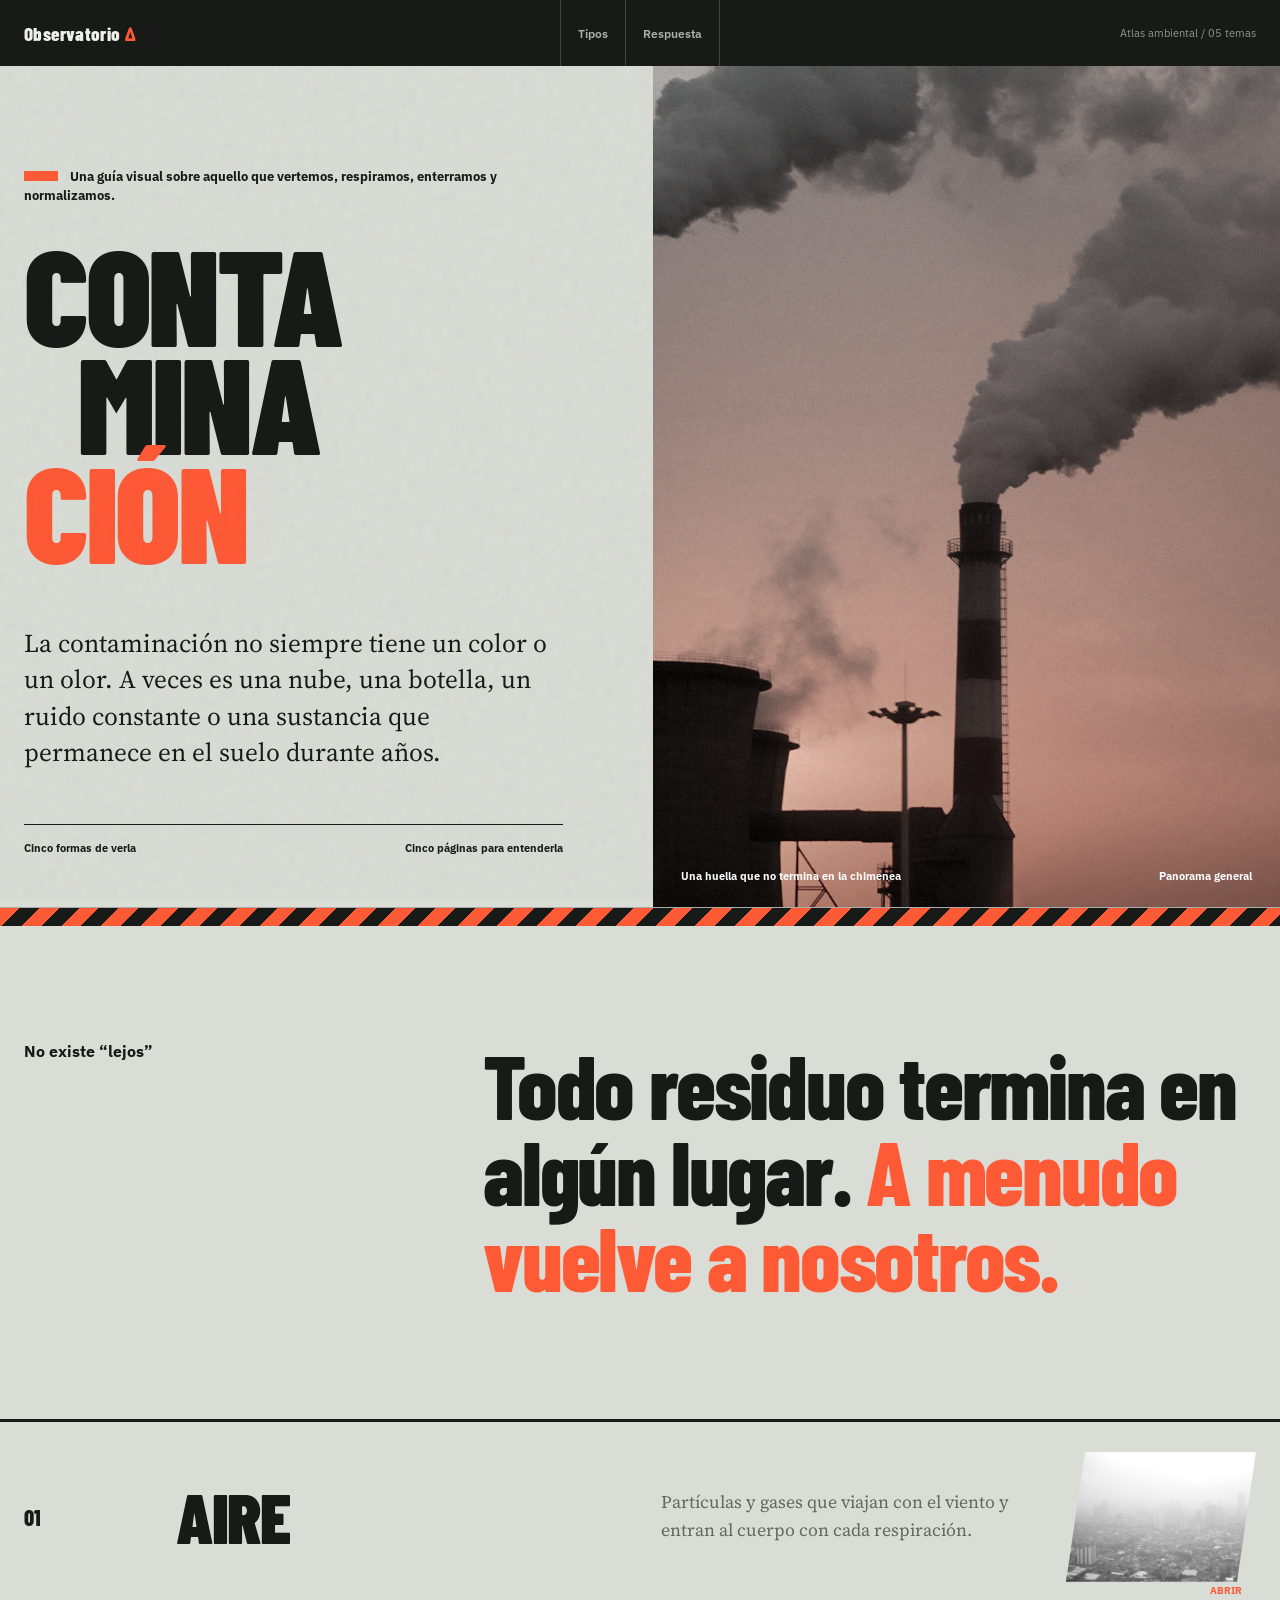
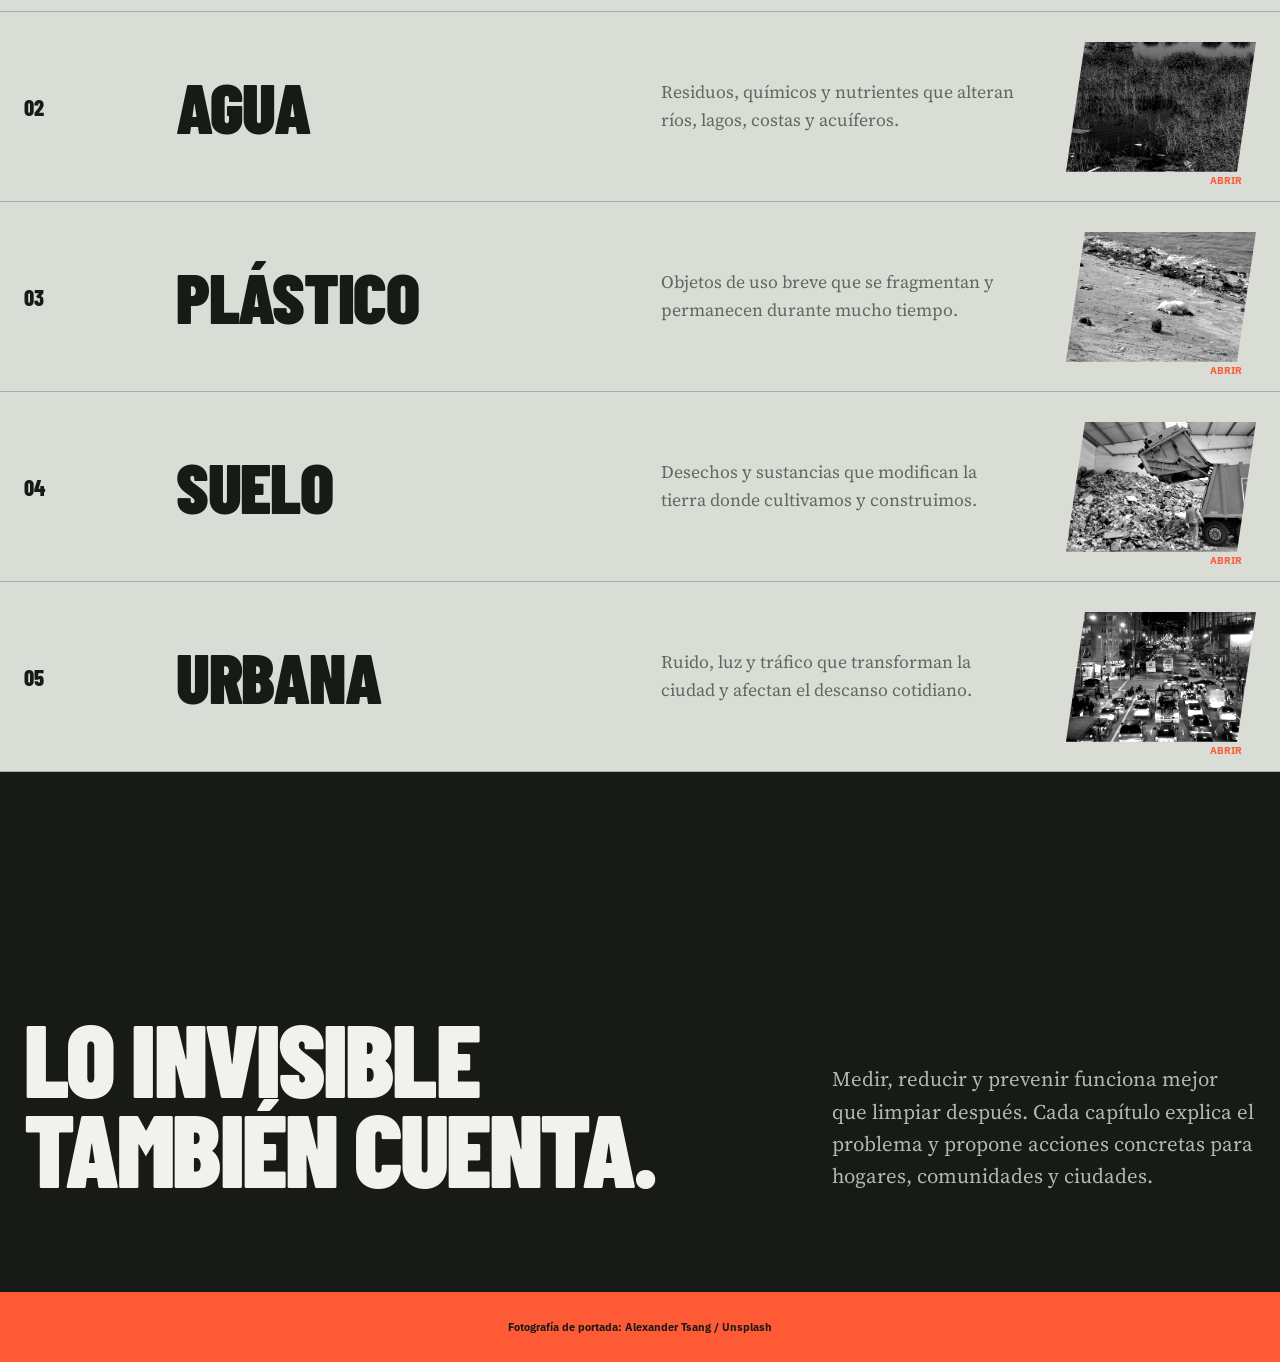
<file: index.html>
<!doctype html>
<html lang="es"><head><meta charset="utf-8"><meta name="viewport" content="width=device-width,initial-scale=1"><meta name="description" content="Atlas visual de cinco formas de contaminación y cómo reducirlas."><title>Contaminación — Lo que dejamos detrás</title><link rel="preconnect" href="https://fonts.googleapis.com"><link rel="preconnect" href="https://fonts.gstatic.com" crossorigin><link href="https://fonts.googleapis.com/css2?family=Barlow+Condensed:wght@700;800;900&family=IBM+Plex+Sans:wght@400;600;700&family=Source+Serif+4:opsz,wght@8..60,400;8..60,600&display=swap" rel="stylesheet"><link rel="stylesheet" href="estilos.css"></head>
<body><div class="progress" aria-hidden="true"></div>
<header class="topbar"><div class="topbar-inner"><a class="brand" href="index.html">Observatorio <i>∆</i></a><nav class="topnav"><a href="#tipos">Tipos</a><a href="#respuesta">Respuesta</a></nav><span class="edition">Atlas ambiental / 05 temas</span></div></header>
<main>
<section class="home-hero"><div class="home-copy"><div><p class="kicker">Una guía visual sobre aquello que vertemos, respiramos, enterramos y normalizamos.</p><h1 class="home-title"><span>Conta</span><span>mina</span><span>ción</span></h1><p class="home-intro">La contaminación no siempre tiene un color o un olor. A veces es una nube, una botella, un ruido constante o una sustancia que permanece en el suelo durante años.</p></div><div class="home-meta"><span>Cinco formas de verla</span><span>Cinco páginas para entenderla</span></div></div><figure class="home-image"><img src="assets/portada.jpg" alt="Instalación industrial liberando humo a la atmósfera"><figcaption><span>Una huella que no termina en la chimenea</span><span>Panorama general</span></figcaption></figure></section>
<div class="warning-strip" aria-hidden="true"></div>
<section class="manifesto"><p class="manifesto-label">No existe “lejos”</p><h2>Todo residuo termina en algún lugar. <strong>A menudo vuelve a nosotros.</strong></h2></section>
<section class="topics" id="tipos" aria-label="Tipos de contaminación">
  <a class="topic-link" href="aire.html"><span class="topic-index">01</span><h3>Aire</h3><p>Partículas y gases que viajan con el viento y entran al cuerpo con cada respiración.</p><span class="topic-thumb"><img src="assets/aire.jpg" alt="Smog sobre una ciudad"></span></a>
  <a class="topic-link water" href="agua.html"><span class="topic-index">02</span><h3>Agua</h3><p>Residuos, químicos y nutrientes que alteran ríos, lagos, costas y acuíferos.</p><span class="topic-thumb"><img src="assets/agua.jpg" alt="Residuos contaminando un cuerpo de agua"></span></a>
  <a class="topic-link plastic" href="plastico.html"><span class="topic-index">03</span><h3>Plástico</h3><p>Objetos de uso breve que se fragmentan y permanecen durante mucho tiempo.</p><span class="topic-thumb"><img src="assets/plastico.jpg" alt="Plástico acumulado en una playa"></span></a>
  <a class="topic-link soil" href="suelo.html"><span class="topic-index">04</span><h3>Suelo</h3><p>Desechos y sustancias que modifican la tierra donde cultivamos y construimos.</p><span class="topic-thumb"><img src="assets/suelo.jpg" alt="Acumulación de residuos en un vertedero"></span></a>
  <a class="topic-link urban" href="urbana.html"><span class="topic-index">05</span><h3>Urbana</h3><p>Ruido, luz y tráfico que transforman la ciudad y afectan el descanso cotidiano.</p><span class="topic-thumb"><img src="assets/urbana.jpg" alt="Tráfico intenso durante la noche"></span></a>
</section>
<section class="closing" id="respuesta"><div class="closing-inner"><h2>Lo invisible también cuenta.</h2><p>Medir, reducir y prevenir funciona mejor que limpiar después. Cada capítulo explica el problema y propone acciones concretas para hogares, comunidades y ciudades.</p></div></section>
</main><footer class="footer">Fotografía de portada: Alexander Tsang / Unsplash</footer><script src="app.js"></script></body></html>
</file>
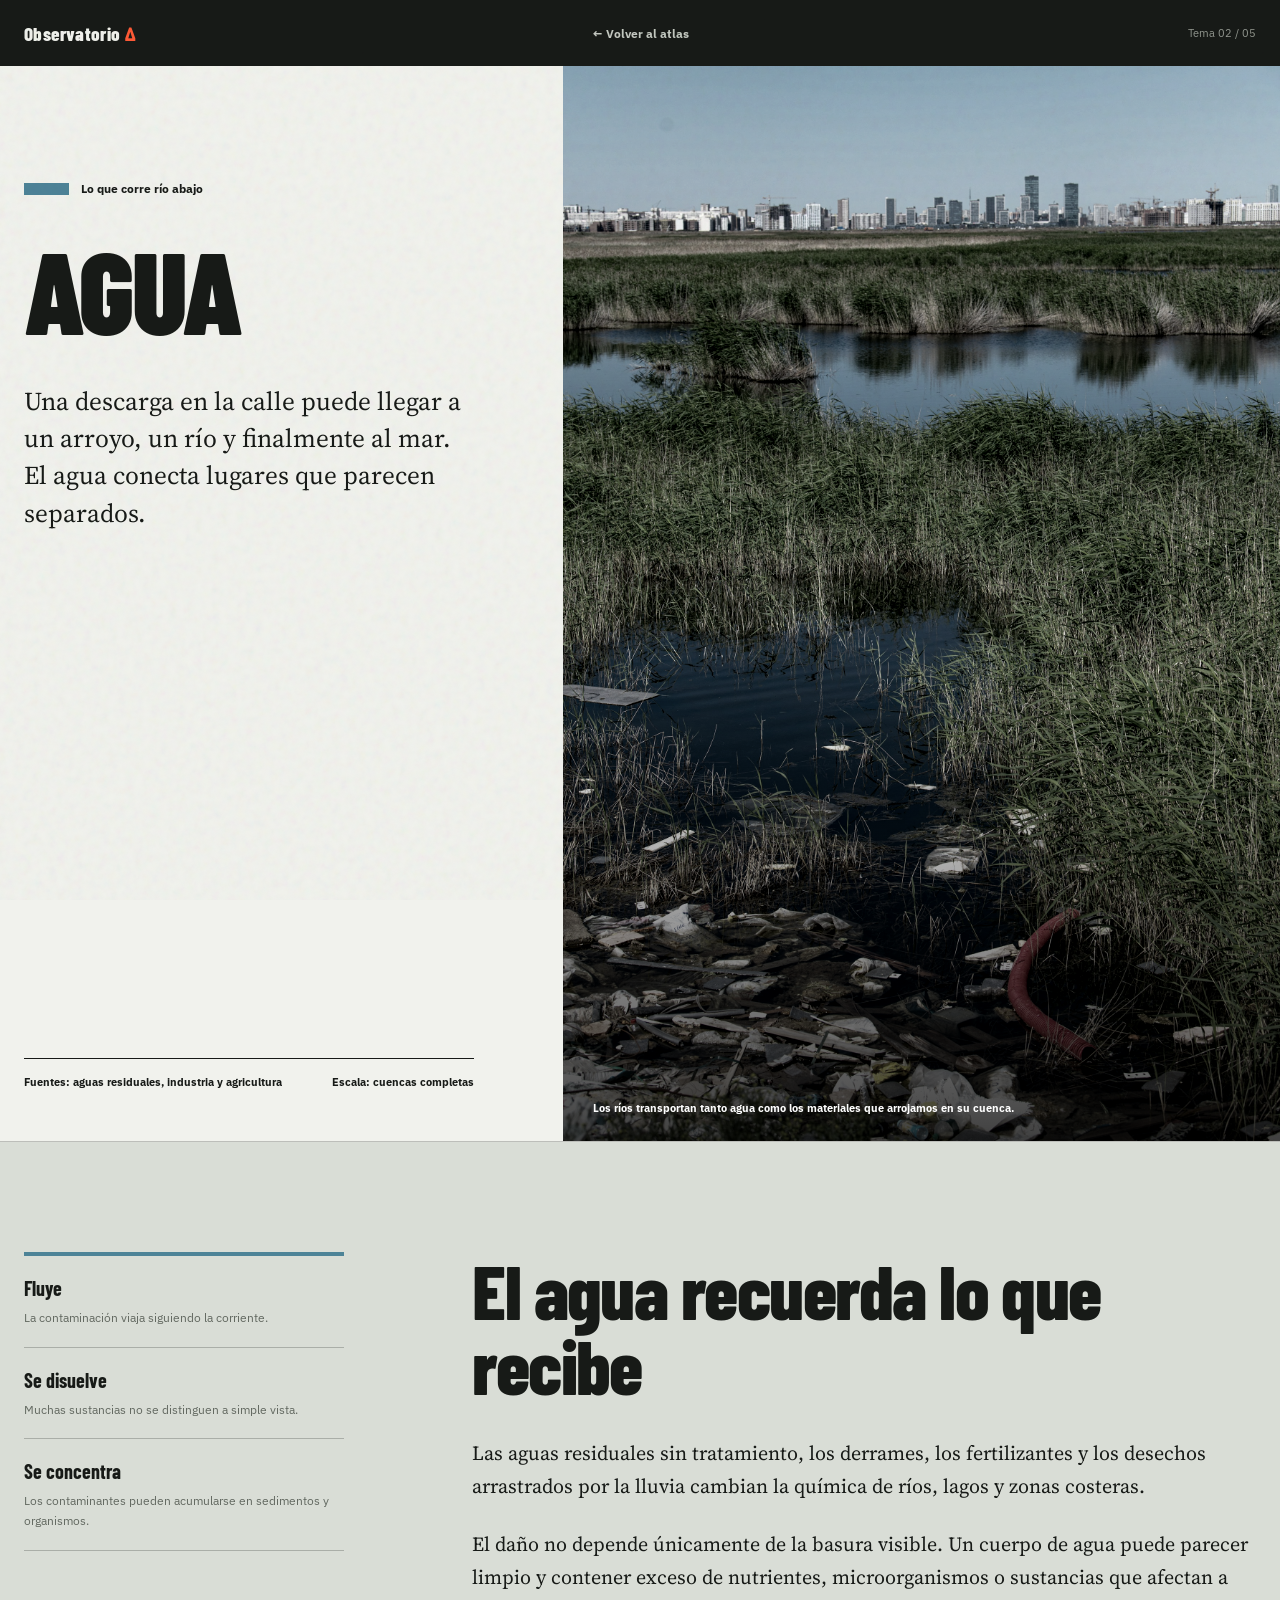
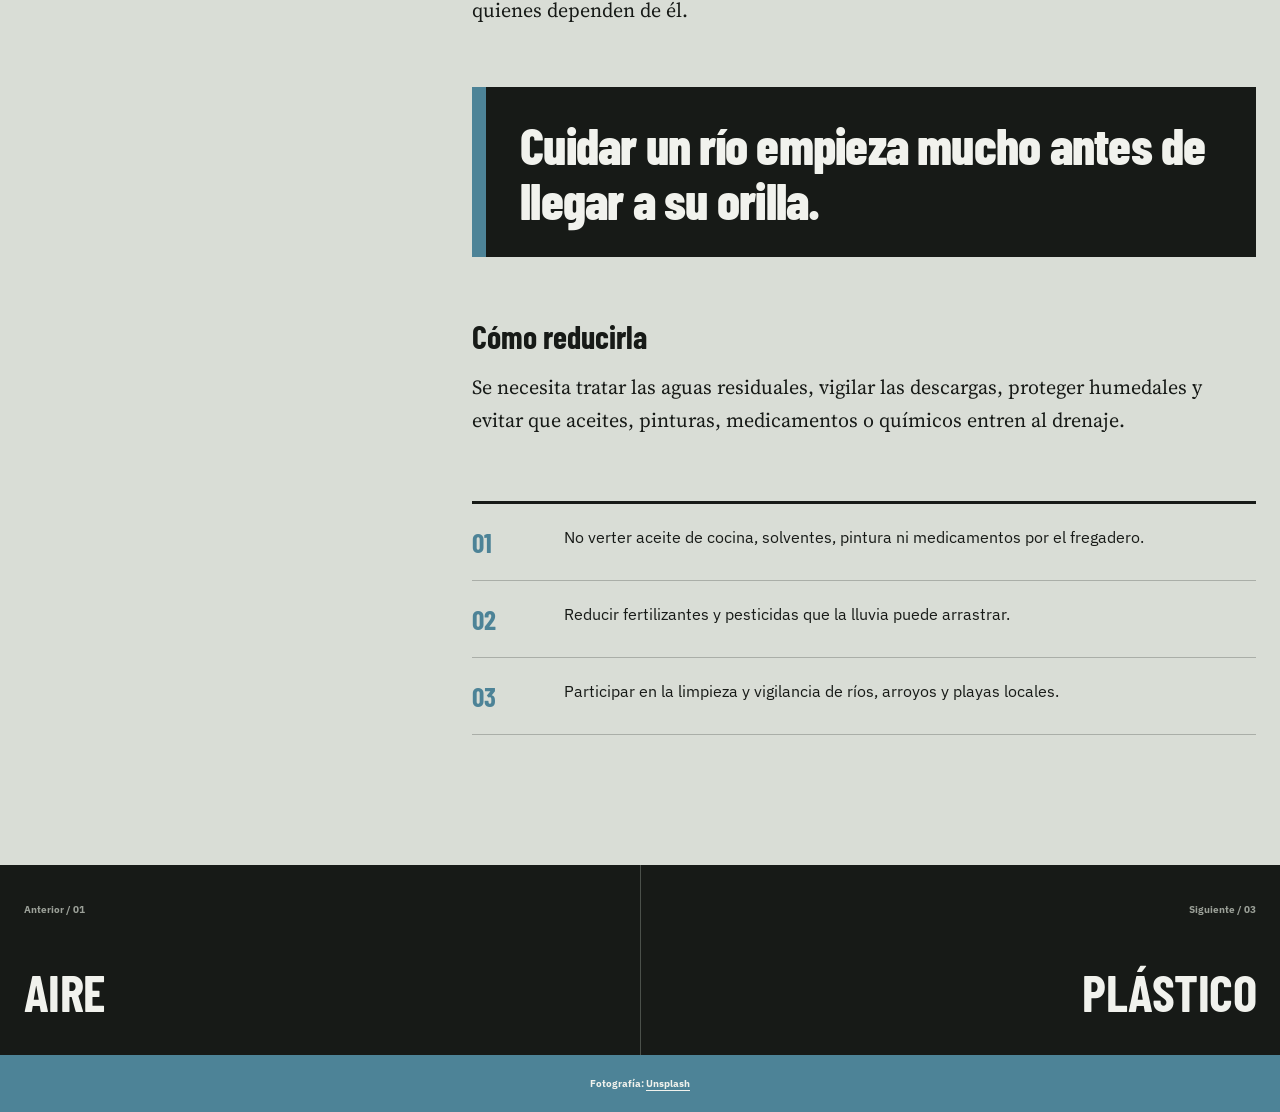
<file: agua.html>
<!doctype html><html lang="es"><head><meta charset="utf-8"><meta name="viewport" content="width=device-width,initial-scale=1"><meta name="description" content="Qué es la contaminación del agua, cómo afecta y cómo reducirla."><title>Contaminación del agua</title><link rel="preconnect" href="https://fonts.googleapis.com"><link rel="preconnect" href="https://fonts.gstatic.com" crossorigin><link href="https://fonts.googleapis.com/css2?family=Barlow+Condensed:wght@700;800;900&family=IBM+Plex+Sans:wght@400;600;700&family=Source+Serif+4:opsz,wght@8..60,400;8..60,600&display=swap" rel="stylesheet"><link rel="stylesheet" href="estilos.css"></head>
<body class="water-theme"><div class="progress" aria-hidden="true"></div><header class="topbar"><div class="topbar-inner"><a class="brand" href="index.html">Observatorio <i>∆</i></a><a class="back" href="index.html#tipos">← Volver al atlas</a><span class="edition">Tema 02 / 05</span></div></header><main>
<section class="detail-hero"><div class="detail-copy"><div><p class="type-mark">Lo que corre río abajo</p><h1 class="detail-title">Agua</h1><p class="detail-lede">Una descarga en la calle puede llegar a un arroyo, un río y finalmente al mar. El agua conecta lugares que parecen separados.</p></div><div class="detail-stamp"><span>Fuentes: aguas residuales, industria y agricultura</span><span>Escala: cuencas completas</span></div></div><figure class="detail-photo"><img src="assets/agua.jpg" alt="Agua afectada por residuos y contaminación"><figcaption>Los ríos transportan tanto agua como los materiales que arrojamos en su cuenca.</figcaption></figure></section>
<section class="article"><aside class="side-notes"><div class="note"><b>Fluye</b><span>La contaminación viaja siguiendo la corriente.</span></div><div class="note"><b>Se disuelve</b><span>Muchas sustancias no se distinguen a simple vista.</span></div><div class="note"><b>Se concentra</b><span>Los contaminantes pueden acumularse en sedimentos y organismos.</span></div></aside><article class="article-copy"><h2>El agua recuerda lo que recibe</h2><p>Las aguas residuales sin tratamiento, los derrames, los fertilizantes y los desechos arrastrados por la lluvia cambian la química de ríos, lagos y zonas costeras.</p><p>El daño no depende únicamente de la basura visible. Un cuerpo de agua puede parecer limpio y contener exceso de nutrientes, microorganismos o sustancias que afectan a quienes dependen de él.</p><div class="impact">Cuidar un río empieza mucho antes de llegar a su orilla.</div><h3>Cómo reducirla</h3><p>Se necesita tratar las aguas residuales, vigilar las descargas, proteger humedales y evitar que aceites, pinturas, medicamentos o químicos entren al drenaje.</p><div class="actions"><div class="action"><b>01</b><p>No verter aceite de cocina, solventes, pintura ni medicamentos por el fregadero.</p></div><div class="action"><b>02</b><p>Reducir fertilizantes y pesticidas que la lluvia puede arrastrar.</p></div><div class="action"><b>03</b><p>Participar en la limpieza y vigilancia de ríos, arroyos y playas locales.</p></div></div></article></section></main>
<nav class="pager"><div class="pager-inner"><a href="aire.html"><small>Anterior / 01</small><strong>Aire</strong></a><a href="plastico.html"><small>Siguiente / 03</small><strong>Plástico</strong></a></div></nav><footer class="credit">Fotografía: <a href="https://unsplash.com/photos/tR1jDIcE1-Q" target="_blank" rel="noreferrer">Unsplash</a></footer><script src="app.js"></script></body></html>
</file>
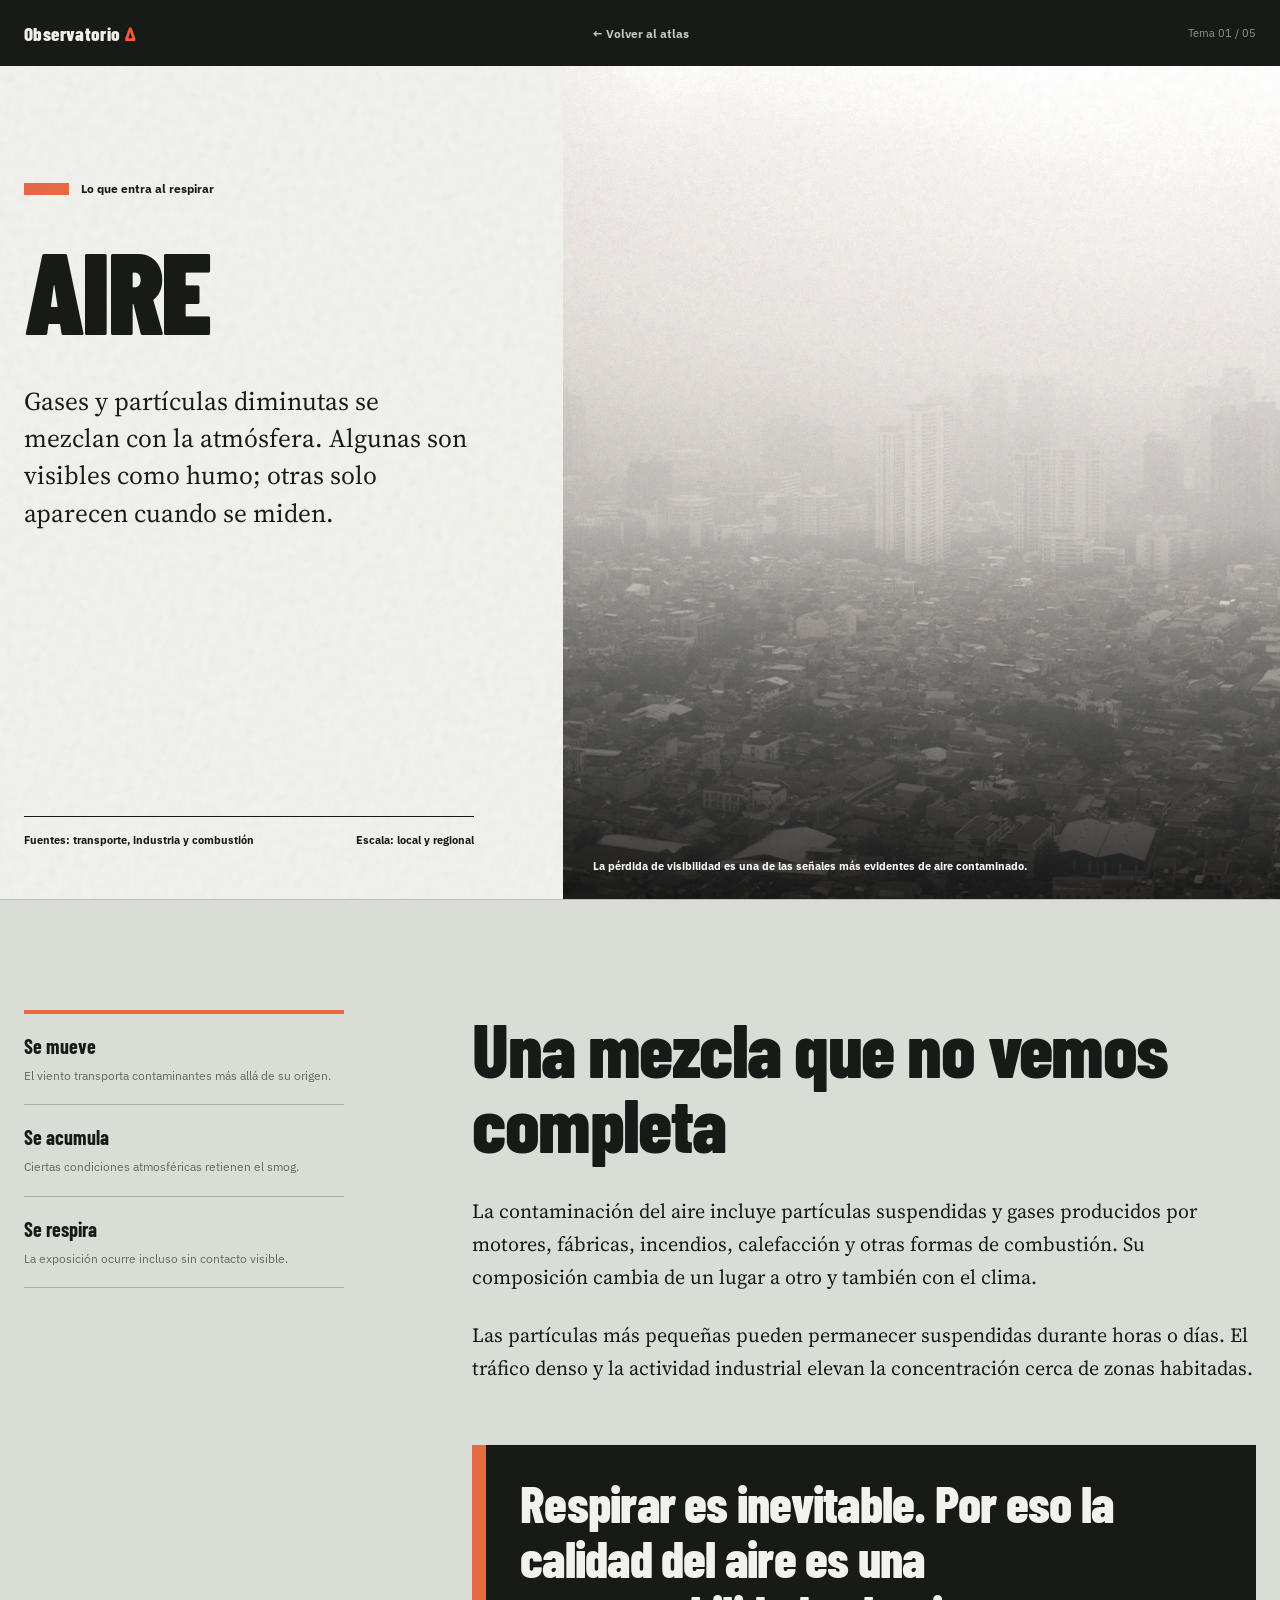
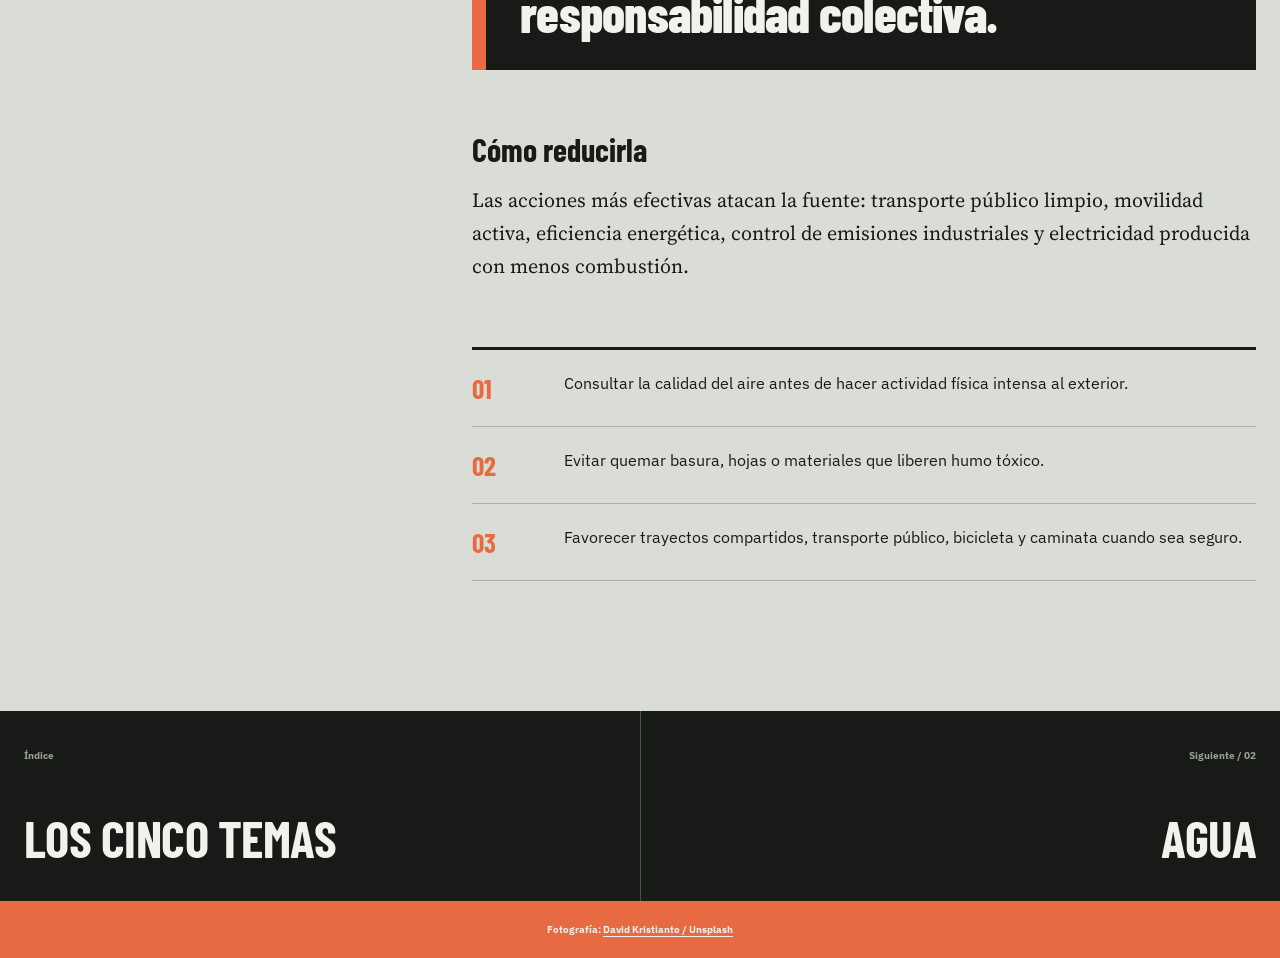
<file: aire.html>
<!doctype html><html lang="es"><head><meta charset="utf-8"><meta name="viewport" content="width=device-width,initial-scale=1"><meta name="description" content="Qué es la contaminación del aire, cómo afecta y cómo reducirla."><title>Contaminación del aire</title><link rel="preconnect" href="https://fonts.googleapis.com"><link rel="preconnect" href="https://fonts.gstatic.com" crossorigin><link href="https://fonts.googleapis.com/css2?family=Barlow+Condensed:wght@700;800;900&family=IBM+Plex+Sans:wght@400;600;700&family=Source+Serif+4:opsz,wght@8..60,400;8..60,600&display=swap" rel="stylesheet"><link rel="stylesheet" href="estilos.css"></head>
<body class="air"><div class="progress" aria-hidden="true"></div><header class="topbar"><div class="topbar-inner"><a class="brand" href="index.html">Observatorio <i>∆</i></a><a class="back" href="index.html#tipos">← Volver al atlas</a><span class="edition">Tema 01 / 05</span></div></header><main>
<section class="detail-hero"><div class="detail-copy"><div><p class="type-mark">Lo que entra al respirar</p><h1 class="detail-title">Aire</h1><p class="detail-lede">Gases y partículas diminutas se mezclan con la atmósfera. Algunas son visibles como humo; otras solo aparecen cuando se miden.</p></div><div class="detail-stamp"><span>Fuentes: transporte, industria y combustión</span><span>Escala: local y regional</span></div></div><figure class="detail-photo"><img src="assets/aire.jpg" alt="Edificios apenas visibles detrás del smog"><figcaption>La pérdida de visibilidad es una de las señales más evidentes de aire contaminado.</figcaption></figure></section>
<section class="article"><aside class="side-notes"><div class="note"><b>Se mueve</b><span>El viento transporta contaminantes más allá de su origen.</span></div><div class="note"><b>Se acumula</b><span>Ciertas condiciones atmosféricas retienen el smog.</span></div><div class="note"><b>Se respira</b><span>La exposición ocurre incluso sin contacto visible.</span></div></aside><article class="article-copy"><h2>Una mezcla que no vemos completa</h2><p>La contaminación del aire incluye partículas suspendidas y gases producidos por motores, fábricas, incendios, calefacción y otras formas de combustión. Su composición cambia de un lugar a otro y también con el clima.</p><p>Las partículas más pequeñas pueden permanecer suspendidas durante horas o días. El tráfico denso y la actividad industrial elevan la concentración cerca de zonas habitadas.</p><div class="impact">Respirar es inevitable. Por eso la calidad del aire es una responsabilidad colectiva.</div><h3>Cómo reducirla</h3><p>Las acciones más efectivas atacan la fuente: transporte público limpio, movilidad activa, eficiencia energética, control de emisiones industriales y electricidad producida con menos combustión.</p><div class="actions"><div class="action"><b>01</b><p>Consultar la calidad del aire antes de hacer actividad física intensa al exterior.</p></div><div class="action"><b>02</b><p>Evitar quemar basura, hojas o materiales que liberen humo tóxico.</p></div><div class="action"><b>03</b><p>Favorecer trayectos compartidos, transporte público, bicicleta y caminata cuando sea seguro.</p></div></div></article></section></main>
<nav class="pager"><div class="pager-inner"><a href="index.html#tipos"><small>Índice</small><strong>Los cinco temas</strong></a><a href="agua.html"><small>Siguiente / 02</small><strong>Agua</strong></a></div></nav><footer class="credit">Fotografía: <a href="https://unsplash.com/photos/city-skyline-obscured-by-thick-smog-and-haze--3h1FWaDwLY" target="_blank" rel="noreferrer">David Kristianto / Unsplash</a></footer><script src="app.js"></script></body></html>
</file>
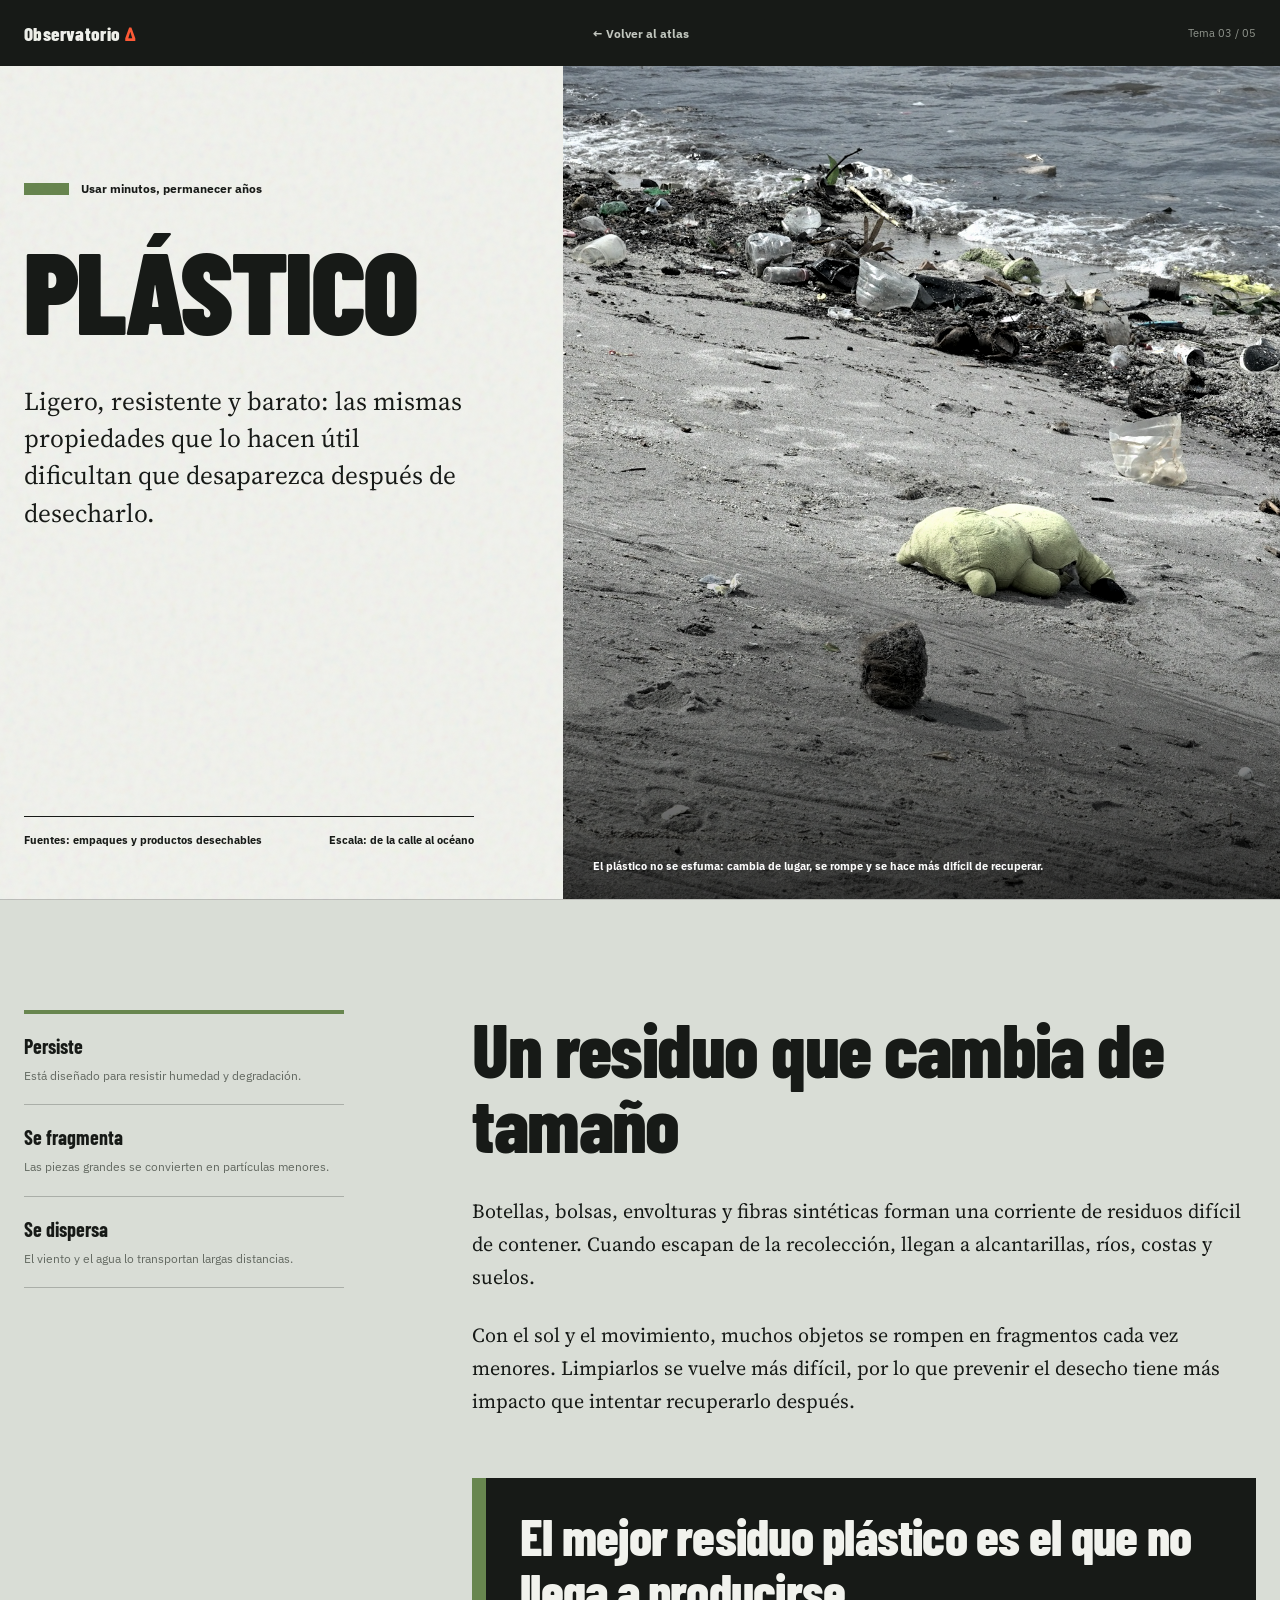
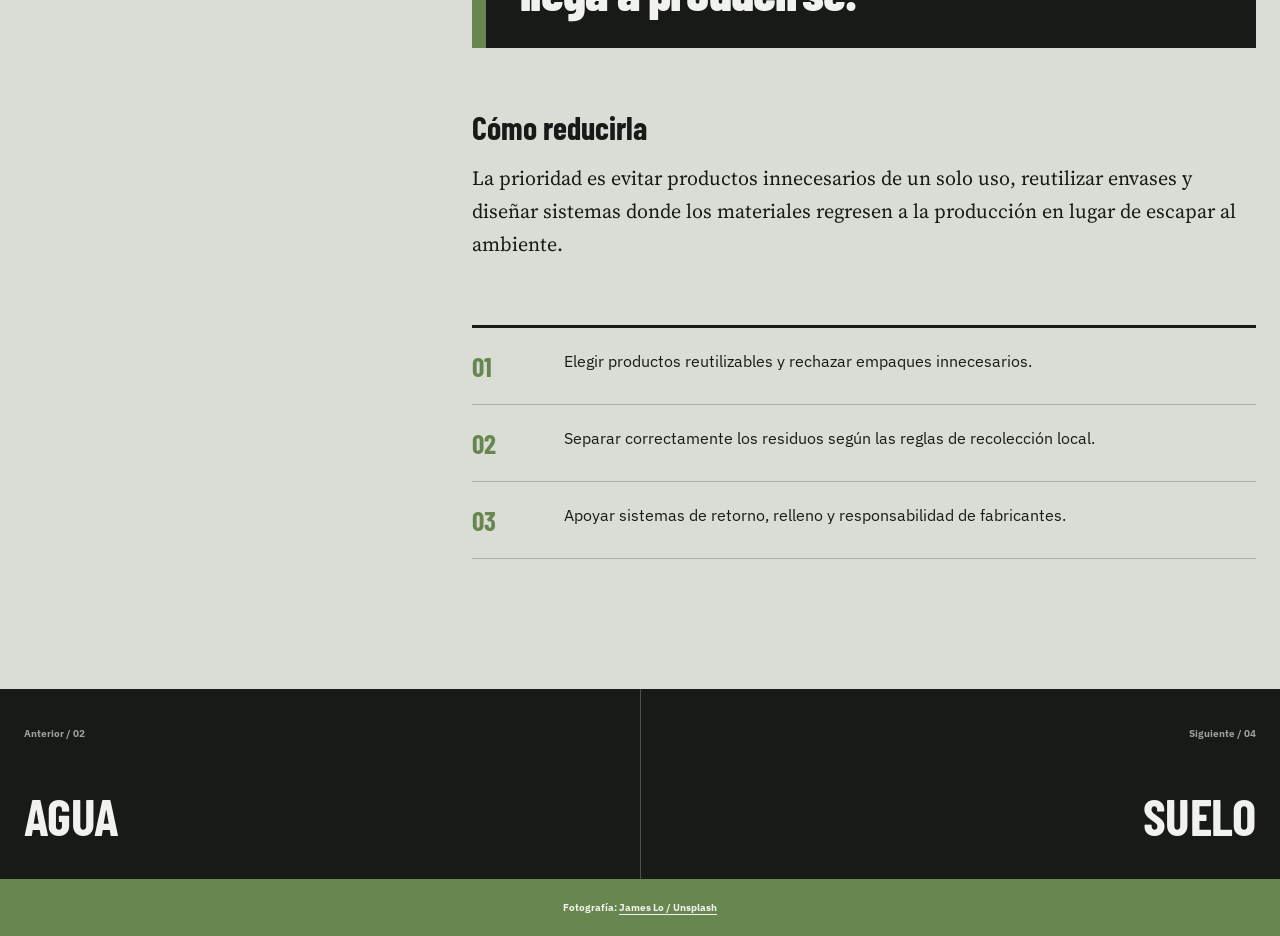
<file: plastico.html>
<!doctype html><html lang="es"><head><meta charset="utf-8"><meta name="viewport" content="width=device-width,initial-scale=1"><meta name="description" content="Cómo el plástico se convierte en contaminación y cómo reducir su uso."><title>Contaminación por plástico</title><link rel="preconnect" href="https://fonts.googleapis.com"><link rel="preconnect" href="https://fonts.gstatic.com" crossorigin><link href="https://fonts.googleapis.com/css2?family=Barlow+Condensed:wght@700;800;900&family=IBM+Plex+Sans:wght@400;600;700&family=Source+Serif+4:opsz,wght@8..60,400;8..60,600&display=swap" rel="stylesheet"><link rel="stylesheet" href="estilos.css"></head>
<body class="plastic-theme"><div class="progress" aria-hidden="true"></div><header class="topbar"><div class="topbar-inner"><a class="brand" href="index.html">Observatorio <i>∆</i></a><a class="back" href="index.html#tipos">← Volver al atlas</a><span class="edition">Tema 03 / 05</span></div></header><main>
<section class="detail-hero"><div class="detail-copy"><div><p class="type-mark">Usar minutos, permanecer años</p><h1 class="detail-title">Plástico</h1><p class="detail-lede">Ligero, resistente y barato: las mismas propiedades que lo hacen útil dificultan que desaparezca después de desecharlo.</p></div><div class="detail-stamp"><span>Fuentes: empaques y productos desechables</span><span>Escala: de la calle al océano</span></div></div><figure class="detail-photo"><img src="assets/plastico.jpg" alt="Residuos plásticos acumulados en una playa"><figcaption>El plástico no se esfuma: cambia de lugar, se rompe y se hace más difícil de recuperar.</figcaption></figure></section>
<section class="article"><aside class="side-notes"><div class="note"><b>Persiste</b><span>Está diseñado para resistir humedad y degradación.</span></div><div class="note"><b>Se fragmenta</b><span>Las piezas grandes se convierten en partículas menores.</span></div><div class="note"><b>Se dispersa</b><span>El viento y el agua lo transportan largas distancias.</span></div></aside><article class="article-copy"><h2>Un residuo que cambia de tamaño</h2><p>Botellas, bolsas, envolturas y fibras sintéticas forman una corriente de residuos difícil de contener. Cuando escapan de la recolección, llegan a alcantarillas, ríos, costas y suelos.</p><p>Con el sol y el movimiento, muchos objetos se rompen en fragmentos cada vez menores. Limpiarlos se vuelve más difícil, por lo que prevenir el desecho tiene más impacto que intentar recuperarlo después.</p><div class="impact">El mejor residuo plástico es el que no llega a producirse.</div><h3>Cómo reducirla</h3><p>La prioridad es evitar productos innecesarios de un solo uso, reutilizar envases y diseñar sistemas donde los materiales regresen a la producción en lugar de escapar al ambiente.</p><div class="actions"><div class="action"><b>01</b><p>Elegir productos reutilizables y rechazar empaques innecesarios.</p></div><div class="action"><b>02</b><p>Separar correctamente los residuos según las reglas de recolección local.</p></div><div class="action"><b>03</b><p>Apoyar sistemas de retorno, relleno y responsabilidad de fabricantes.</p></div></div></article></section></main>
<nav class="pager"><div class="pager-inner"><a href="agua.html"><small>Anterior / 02</small><strong>Agua</strong></a><a href="suelo.html"><small>Siguiente / 04</small><strong>Suelo</strong></a></div></nav><footer class="credit">Fotografía: <a href="https://unsplash.com/photos/plastic-pollution-litters-a-sandy-beach-with-ocean-waves--8F0NGxy1B8" target="_blank" rel="noreferrer">James Lo / Unsplash</a></footer><script src="app.js"></script></body></html>
</file>
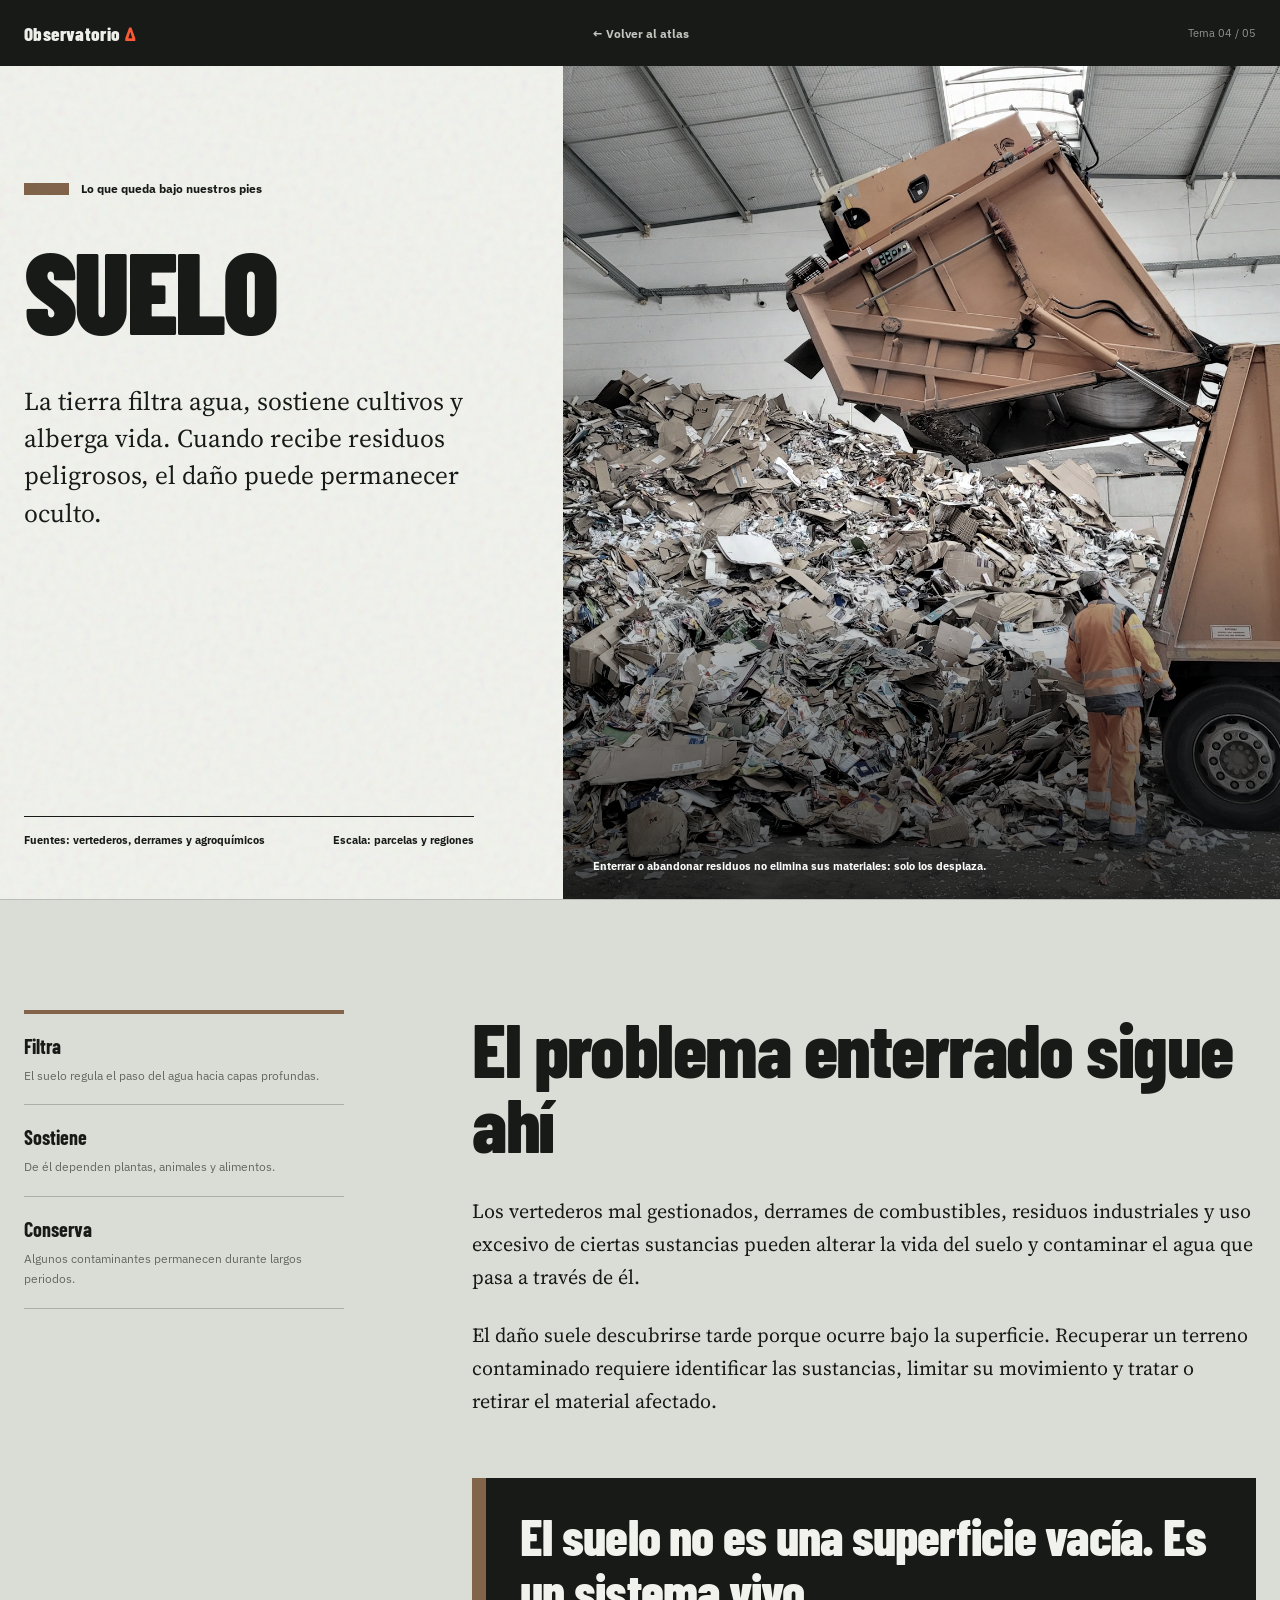
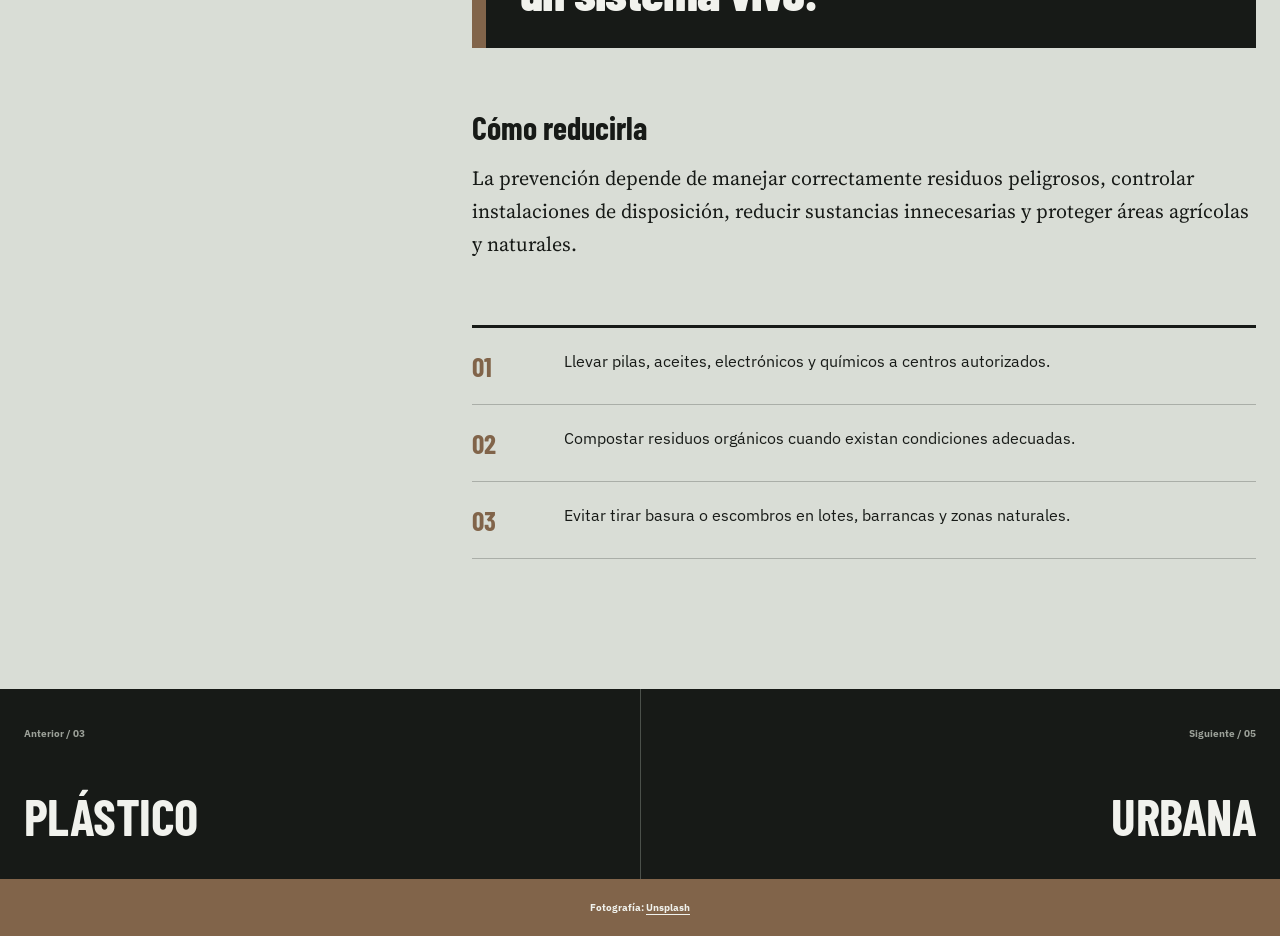
<file: suelo.html>
<!doctype html><html lang="es"><head><meta charset="utf-8"><meta name="viewport" content="width=device-width,initial-scale=1"><meta name="description" content="Qué es la contaminación del suelo, cómo afecta y cómo prevenirla."><title>Contaminación del suelo</title><link rel="preconnect" href="https://fonts.googleapis.com"><link rel="preconnect" href="https://fonts.gstatic.com" crossorigin><link href="https://fonts.googleapis.com/css2?family=Barlow+Condensed:wght@700;800;900&family=IBM+Plex+Sans:wght@400;600;700&family=Source+Serif+4:opsz,wght@8..60,400;8..60,600&display=swap" rel="stylesheet"><link rel="stylesheet" href="estilos.css"></head>
<body class="soil-theme"><div class="progress" aria-hidden="true"></div><header class="topbar"><div class="topbar-inner"><a class="brand" href="index.html">Observatorio <i>∆</i></a><a class="back" href="index.html#tipos">← Volver al atlas</a><span class="edition">Tema 04 / 05</span></div></header><main>
<section class="detail-hero"><div class="detail-copy"><div><p class="type-mark">Lo que queda bajo nuestros pies</p><h1 class="detail-title">Suelo</h1><p class="detail-lede">La tierra filtra agua, sostiene cultivos y alberga vida. Cuando recibe residuos peligrosos, el daño puede permanecer oculto.</p></div><div class="detail-stamp"><span>Fuentes: vertederos, derrames y agroquímicos</span><span>Escala: parcelas y regiones</span></div></div><figure class="detail-photo"><img src="assets/suelo.jpg" alt="Gran acumulación de residuos sólidos"><figcaption>Enterrar o abandonar residuos no elimina sus materiales: solo los desplaza.</figcaption></figure></section>
<section class="article"><aside class="side-notes"><div class="note"><b>Filtra</b><span>El suelo regula el paso del agua hacia capas profundas.</span></div><div class="note"><b>Sostiene</b><span>De él dependen plantas, animales y alimentos.</span></div><div class="note"><b>Conserva</b><span>Algunos contaminantes permanecen durante largos periodos.</span></div></aside><article class="article-copy"><h2>El problema enterrado sigue ahí</h2><p>Los vertederos mal gestionados, derrames de combustibles, residuos industriales y uso excesivo de ciertas sustancias pueden alterar la vida del suelo y contaminar el agua que pasa a través de él.</p><p>El daño suele descubrirse tarde porque ocurre bajo la superficie. Recuperar un terreno contaminado requiere identificar las sustancias, limitar su movimiento y tratar o retirar el material afectado.</p><div class="impact">El suelo no es una superficie vacía. Es un sistema vivo.</div><h3>Cómo reducirla</h3><p>La prevención depende de manejar correctamente residuos peligrosos, controlar instalaciones de disposición, reducir sustancias innecesarias y proteger áreas agrícolas y naturales.</p><div class="actions"><div class="action"><b>01</b><p>Llevar pilas, aceites, electrónicos y químicos a centros autorizados.</p></div><div class="action"><b>02</b><p>Compostar residuos orgánicos cuando existan condiciones adecuadas.</p></div><div class="action"><b>03</b><p>Evitar tirar basura o escombros en lotes, barrancas y zonas naturales.</p></div></div></article></section></main>
<nav class="pager"><div class="pager-inner"><a href="plastico.html"><small>Anterior / 03</small><strong>Plástico</strong></a><a href="urbana.html"><small>Siguiente / 05</small><strong>Urbana</strong></a></div></nav><footer class="credit">Fotografía: <a href="https://unsplash.com/photos/TQuq2OtLBNU" target="_blank" rel="noreferrer">Unsplash</a></footer><script src="app.js"></script></body></html>
</file>
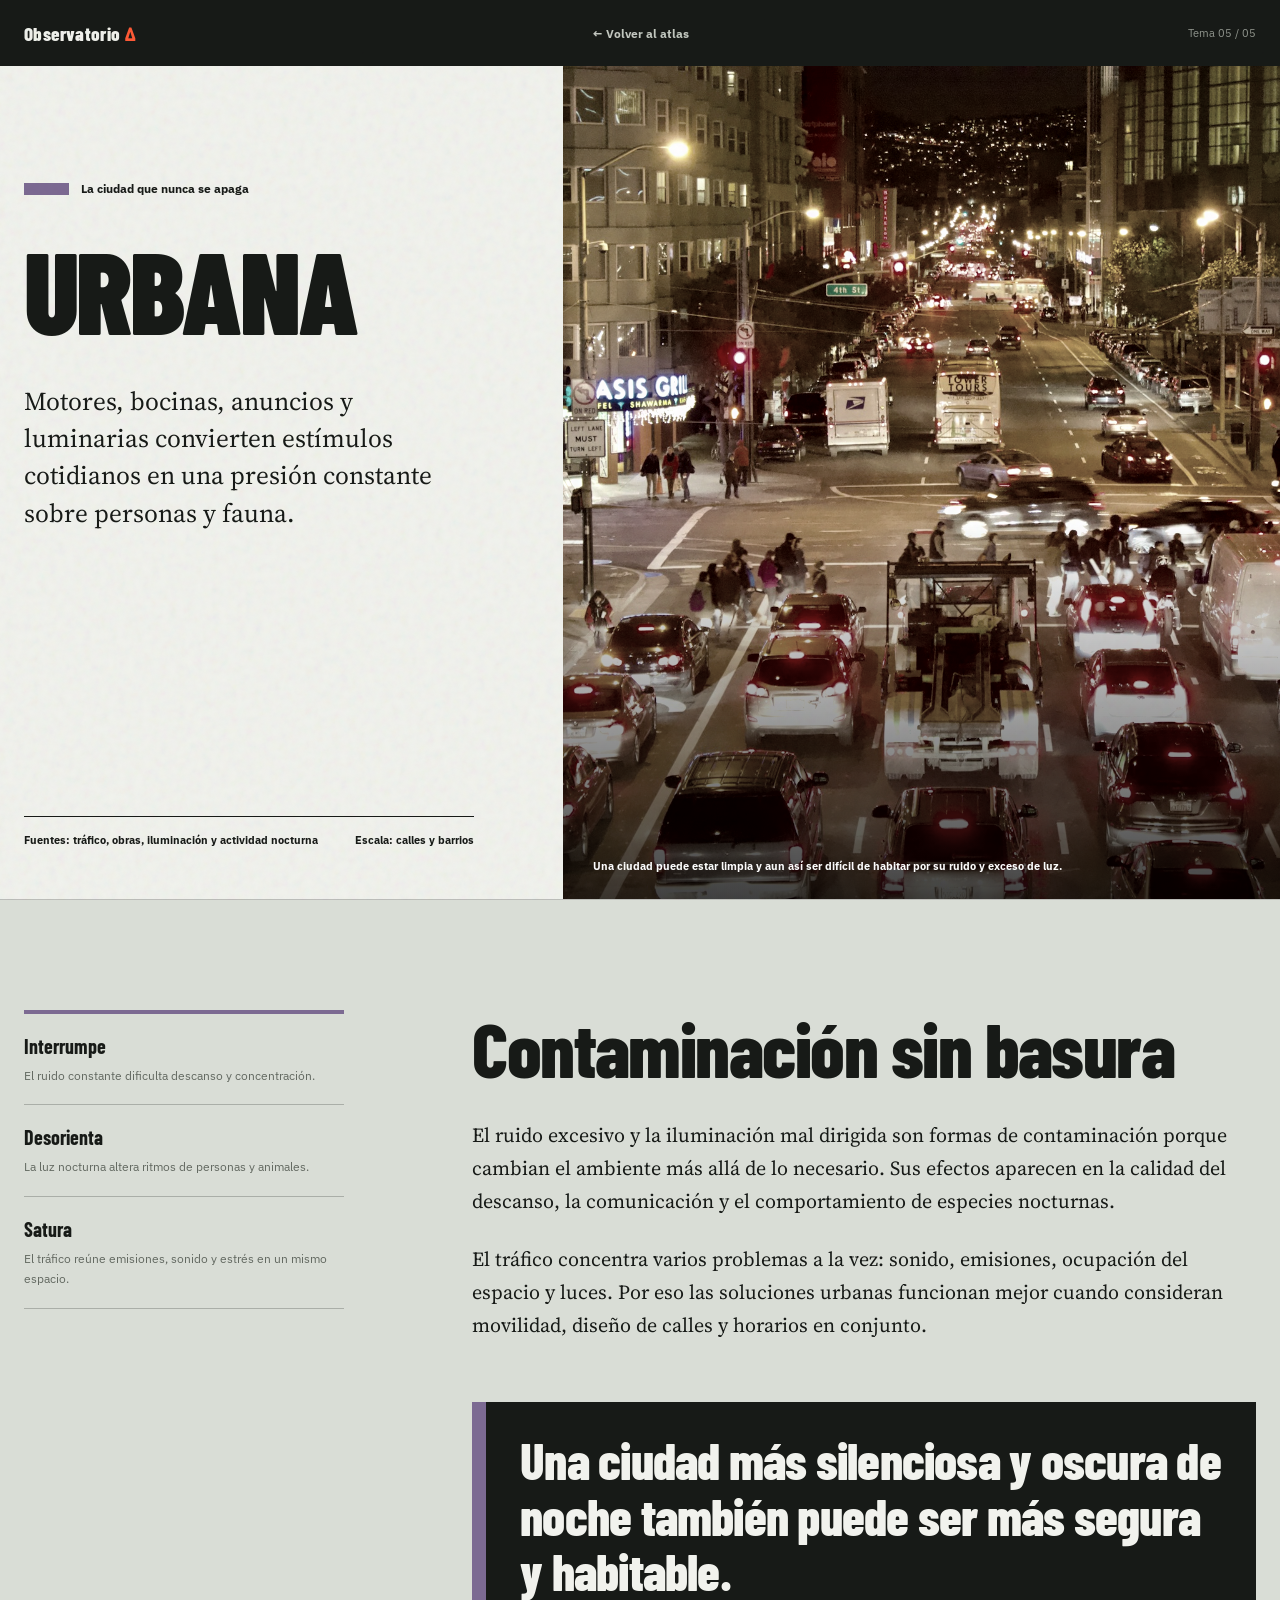
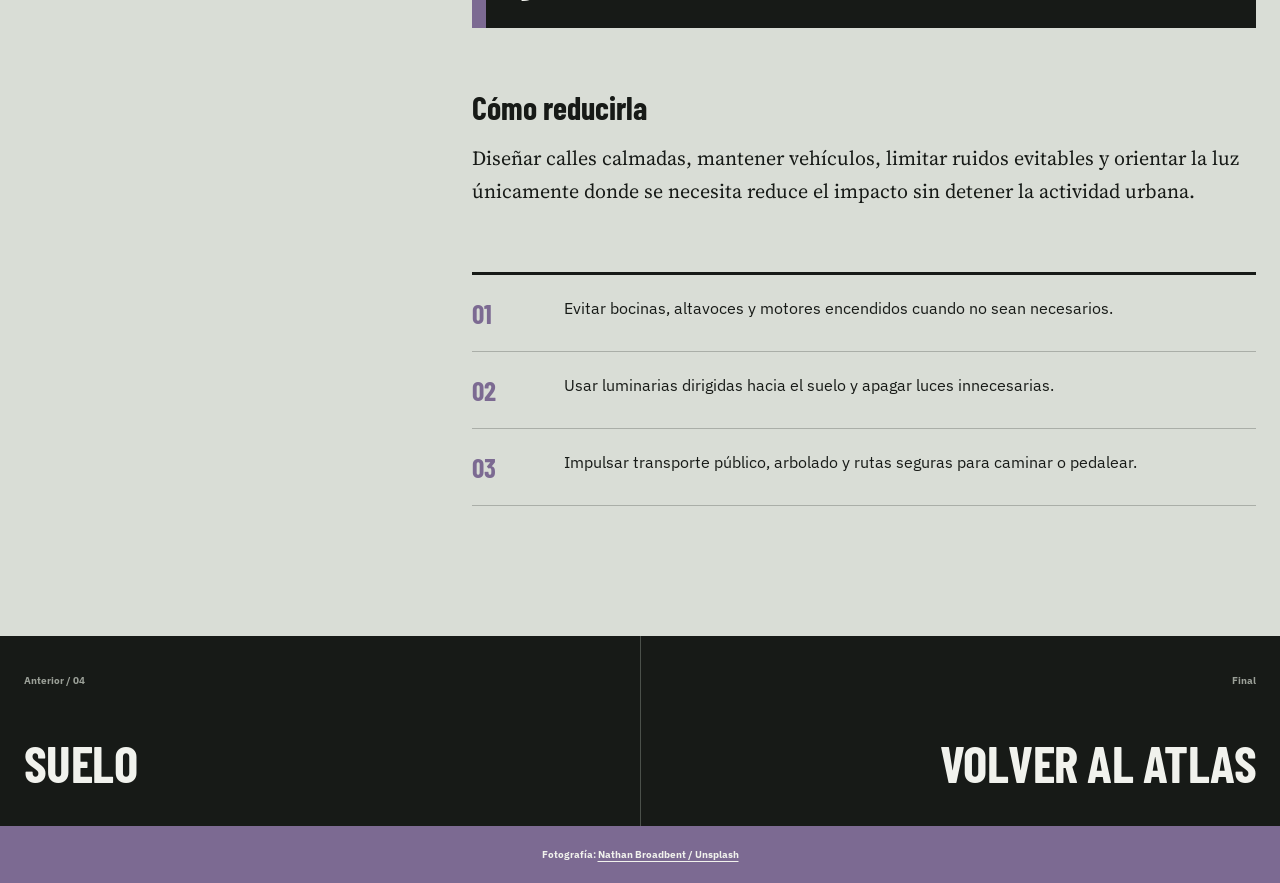
<file: urbana.html>
<!doctype html><html lang="es"><head><meta charset="utf-8"><meta name="viewport" content="width=device-width,initial-scale=1"><meta name="description" content="Ruido, luz y tráfico como formas de contaminación urbana."><title>Contaminación urbana</title><link rel="preconnect" href="https://fonts.googleapis.com"><link rel="preconnect" href="https://fonts.gstatic.com" crossorigin><link href="https://fonts.googleapis.com/css2?family=Barlow+Condensed:wght@700;800;900&family=IBM+Plex+Sans:wght@400;600;700&family=Source+Serif+4:opsz,wght@8..60,400;8..60,600&display=swap" rel="stylesheet"><link rel="stylesheet" href="estilos.css"></head>
<body class="urban-theme"><div class="progress" aria-hidden="true"></div><header class="topbar"><div class="topbar-inner"><a class="brand" href="index.html">Observatorio <i>∆</i></a><a class="back" href="index.html#tipos">← Volver al atlas</a><span class="edition">Tema 05 / 05</span></div></header><main>
<section class="detail-hero"><div class="detail-copy"><div><p class="type-mark">La ciudad que nunca se apaga</p><h1 class="detail-title">Urbana</h1><p class="detail-lede">Motores, bocinas, anuncios y luminarias convierten estímulos cotidianos en una presión constante sobre personas y fauna.</p></div><div class="detail-stamp"><span>Fuentes: tráfico, obras, iluminación y actividad nocturna</span><span>Escala: calles y barrios</span></div></div><figure class="detail-photo"><img src="assets/urbana.jpg" alt="Tráfico vehicular intenso durante la noche"><figcaption>Una ciudad puede estar limpia y aun así ser difícil de habitar por su ruido y exceso de luz.</figcaption></figure></section>
<section class="article"><aside class="side-notes"><div class="note"><b>Interrumpe</b><span>El ruido constante dificulta descanso y concentración.</span></div><div class="note"><b>Desorienta</b><span>La luz nocturna altera ritmos de personas y animales.</span></div><div class="note"><b>Satura</b><span>El tráfico reúne emisiones, sonido y estrés en un mismo espacio.</span></div></aside><article class="article-copy"><h2>Contaminación sin basura</h2><p>El ruido excesivo y la iluminación mal dirigida son formas de contaminación porque cambian el ambiente más allá de lo necesario. Sus efectos aparecen en la calidad del descanso, la comunicación y el comportamiento de especies nocturnas.</p><p>El tráfico concentra varios problemas a la vez: sonido, emisiones, ocupación del espacio y luces. Por eso las soluciones urbanas funcionan mejor cuando consideran movilidad, diseño de calles y horarios en conjunto.</p><div class="impact">Una ciudad más silenciosa y oscura de noche también puede ser más segura y habitable.</div><h3>Cómo reducirla</h3><p>Diseñar calles calmadas, mantener vehículos, limitar ruidos evitables y orientar la luz únicamente donde se necesita reduce el impacto sin detener la actividad urbana.</p><div class="actions"><div class="action"><b>01</b><p>Evitar bocinas, altavoces y motores encendidos cuando no sean necesarios.</p></div><div class="action"><b>02</b><p>Usar luminarias dirigidas hacia el suelo y apagar luces innecesarias.</p></div><div class="action"><b>03</b><p>Impulsar transporte público, arbolado y rutas seguras para caminar o pedalear.</p></div></div></article></section></main>
<nav class="pager"><div class="pager-inner"><a href="suelo.html"><small>Anterior / 04</small><strong>Suelo</strong></a><a href="index.html#respuesta"><small>Final</small><strong>Volver al atlas</strong></a></div></nav><footer class="credit">Fotografía: <a href="https://unsplash.com/photos/busy-city-street-at-night-with-traffic-congestion-eb2gpnnK-fo" target="_blank" rel="noreferrer">Nathan Broadbent / Unsplash</a></footer><script src="app.js"></script></body></html>
</file>
<file: estilos.css>
:root {
  --fog:#d9ddd6; --paper:#f1f2ed; --soot:#171a17; --ash:#626860;
  --warning:#ff5a36; --moss:#5f7d4e; --water:#527c8c; --line:rgba(23,26,23,.24);
  --accent:var(--warning); --page:min(1240px,calc(100vw - 48px));
}
*{box-sizing:border-box} html{scroll-behavior:smooth} body{margin:0;color:var(--soot);background:var(--fog);font-family:"IBM Plex Sans",sans-serif} a{color:inherit}
body::after{content:"";position:fixed;inset:0;z-index:99;pointer-events:none;opacity:.08;background-image:url("data:image/svg+xml,%3Csvg viewBox='0 0 140 140' xmlns='http://www.w3.org/2000/svg'%3E%3Cfilter id='n'%3E%3CfeTurbulence type='fractalNoise' baseFrequency='.75' numOctaves='3' stitchTiles='stitch'/%3E%3C/filter%3E%3Crect width='100%25' height='100%25' filter='url(%23n)'/%3E%3C/svg%3E");mix-blend-mode:multiply}
.progress{position:fixed;z-index:120;inset:0 auto auto 0;height:5px;width:0;background:var(--accent)}
.topbar{position:sticky;top:0;z-index:80;color:var(--paper);background:var(--soot)}
.topbar-inner{width:var(--page);height:66px;margin:auto;display:grid;grid-template-columns:1fr auto 1fr;align-items:center;gap:24px}
.brand{font-family:"Barlow Condensed",sans-serif;font-size:19px;font-weight:800;text-decoration:none;letter-spacing:.02em}.brand i{color:var(--warning);font-style:normal}
.back{color:#c4c9c1;font-size:12px;font-weight:700;text-decoration:none}.back:hover{color:var(--warning)}
.topnav{display:flex;height:66px}.topnav a{display:grid;place-items:center;padding:0 17px;color:#aeb3ac;border-inline-start:1px solid #424640;font-size:12px;font-weight:600;text-decoration:none}.topnav a:last-child{border-inline-end:1px solid #424640}.topnav a:hover{color:var(--soot);background:var(--warning)}
.edition{justify-self:end;color:#92978f;font-size:11px}

.home-hero{min-height:calc(100vh - 66px);display:grid;grid-template-columns:1.02fr .98fr;border-bottom:1px solid var(--line)}
.home-copy{padding:clamp(60px,8vw,120px) clamp(38px,7vw,105px) 52px max(24px,calc((100vw - 1240px)/2));display:flex;flex-direction:column;justify-content:space-between}
.kicker{margin:0 0 36px;max-width:480px;font-size:13px;font-weight:700;line-height:1.4}.kicker::before{content:"";display:inline-block;width:34px;height:10px;margin-right:12px;background:var(--warning)}
h1,h2,h3,p{margin-top:0}.home-title{margin:0;display:grid;gap:.04em;font-family:"Barlow Condensed",sans-serif;font-size:clamp(5.3rem,10.6vw,11rem);font-weight:900;letter-spacing:-.025em;line-height:.76;text-transform:uppercase}.home-title span{display:block}.home-title span:nth-child(2){margin-left:10%}.home-title span:nth-child(3){color:var(--warning)}
.home-intro{max-width:620px;margin:64px 0 0;font-family:"Source Serif 4",serif;font-size:clamp(1.25rem,2vw,1.65rem);line-height:1.42}
.home-meta{display:flex;justify-content:space-between;gap:22px;margin-top:54px;padding-top:16px;border-top:1px solid;font-size:11px;font-weight:700}
.home-image{position:relative;min-height:630px;margin:0;overflow:hidden;background:#777}.home-image img{width:100%;height:100%;display:block;object-fit:cover;filter:saturate(.2) contrast(1.18)}.home-image::after{content:"";position:absolute;inset:0;background:linear-gradient(160deg,rgba(82,124,140,.08),rgba(255,90,54,.3));mix-blend-mode:multiply}.home-image figcaption{position:absolute;z-index:2;left:28px;right:28px;bottom:24px;display:flex;justify-content:space-between;color:#fff;font-size:11px;font-weight:700}
.warning-strip{height:18px;background:repeating-linear-gradient(135deg,var(--warning) 0 14px,var(--soot) 14px 28px)}

.manifesto{width:var(--page);margin:auto;padding:115px 0 120px;display:grid;grid-template-columns:.6fr 1.4fr;gap:clamp(50px,10vw,150px)}
.manifesto-label{font-weight:700}.manifesto h2{max-width:880px;margin:0;font-family:"Barlow Condensed";font-size:clamp(3.4rem,7vw,7rem);font-weight:800;letter-spacing:-.025em;line-height:.96}.manifesto h2 strong{color:var(--warning);font-weight:inherit}
.topics{border-top:3px solid var(--soot)}
.topic-link{position:relative;display:grid;grid-template-columns:110px 1.1fr .9fr 190px;gap:42px;align-items:center;min-height:190px;padding:26px max(24px,calc((100vw - 1240px)/2));text-decoration:none;border-bottom:1px solid var(--line);overflow:hidden;transition:color .25s,background .25s}
.topic-link:hover,.topic-link:focus-visible{color:var(--paper);background:var(--soot)}.topic-link:focus-visible{outline:5px solid var(--warning);outline-offset:-5px}
.topic-index{font-family:"Barlow Condensed";font-size:1.4rem;font-weight:800}.topic-link h3{margin:0;font-family:"Barlow Condensed";font-size:clamp(3.25rem,5.5vw,5.6rem);font-weight:900;letter-spacing:-.018em;line-height:.95;text-transform:uppercase}.topic-link p{max-width:390px;margin:0;color:var(--ash);font-family:"Source Serif 4";font-size:1.1rem;line-height:1.55}.topic-link:hover p{color:#bdc2ba}
.topic-thumb{height:130px;overflow:hidden;clip-path:polygon(10% 0,100% 0,90% 100%,0 100%)}.topic-thumb img{width:100%;height:100%;object-fit:cover;filter:grayscale(1) contrast(1.25);transition:transform .45s,filter .45s}.topic-link:hover img{transform:scale(1.07);filter:grayscale(.2)}
.topic-link::after{content:"ABRIR";position:absolute;right:calc((100vw - min(1240px,calc(100vw - 48px)))/2 + 14px);bottom:14px;font-size:10px;font-weight:800;color:var(--warning)}
.topic-link.water:hover{background:#315867}.topic-link.plastic:hover{background:#4d6041}.topic-link.soil:hover{background:#4e4034}.topic-link.urban:hover{background:#352f45}
.closing{color:var(--paper);background:var(--soot)}.closing-inner{width:var(--page);min-height:520px;margin:auto;padding:100px 0;display:grid;grid-template-columns:1.25fr .75fr;gap:100px;align-items:end}.closing h2{margin:0;font-family:"Barlow Condensed";font-size:clamp(4rem,8vw,8rem);font-weight:900;letter-spacing:-.025em;line-height:.88;text-transform:uppercase}.closing p{margin:0;color:#b3b8b0;font-family:"Source Serif 4";font-size:1.3rem;line-height:1.55}
.footer{padding:28px 24px;color:var(--soot);background:var(--warning);text-align:center;font-size:11px;font-weight:700}

/* Páginas temáticas */
.air{--accent:#e76a43}.water-theme{--accent:#4d8397}.plastic-theme{--accent:#68864f}.soil-theme{--accent:#81644a}.urban-theme{--accent:#7c6a92}
.detail-hero{min-height:calc(100vh - 66px);display:grid;grid-template-columns:.88fr 1.12fr;background:var(--paper);border-bottom:1px solid var(--line)}
.detail-copy{padding:clamp(70px,9vw,135px) clamp(40px,7vw,110px) 52px max(24px,calc((100vw - 1240px)/2));display:flex;flex-direction:column;justify-content:space-between}
.type-mark{display:flex;align-items:center;gap:12px;margin:0 0 44px;font-size:12px;font-weight:700}.type-mark::before{content:"";width:45px;height:12px;background:var(--accent)}
.detail-title{margin:0;font-family:"Barlow Condensed";font-size:clamp(5rem,9vw,9.2rem);font-weight:900;letter-spacing:-.022em;line-height:.86;text-transform:uppercase}
.detail-lede{max-width:590px;margin:44px 0 0;font-family:"Source Serif 4";font-size:clamp(1.25rem,2vw,1.7rem);line-height:1.45}
.detail-stamp{display:flex;justify-content:space-between;gap:20px;margin-top:60px;padding-top:16px;border-top:1px solid;font-size:11px;font-weight:700}
.detail-photo{position:relative;min-height:650px;margin:0;overflow:hidden}.detail-photo img{width:100%;height:100%;display:block;object-fit:cover;filter:saturate(.35) contrast(1.12)}.detail-photo::after{content:"";position:absolute;inset:0;background:linear-gradient(180deg,transparent 55%,rgba(0,0,0,.75))}.detail-photo figcaption{position:absolute;z-index:2;left:30px;right:30px;bottom:26px;color:#fff;font-size:11px;font-weight:700}
.article{width:var(--page);margin:auto;padding:110px 0 130px;display:grid;grid-template-columns:.58fr 1.42fr;gap:clamp(55px,10vw,155px)}
.side-notes{align-self:start;position:sticky;top:105px;border-top:4px solid var(--accent)}.note{padding:20px 0;border-bottom:1px solid var(--line)}.note b{display:block;margin-bottom:6px;font-family:"Barlow Condensed";font-size:1.25rem}.note span{color:var(--ash);font-size:12px;line-height:1.45}
.article-copy{max-width:790px}.article-copy h2{margin:0 0 34px;font-family:"Barlow Condensed";font-size:clamp(3.2rem,6vw,6rem);font-weight:800;letter-spacing:-.02em;line-height:.98}.article-copy h3{margin:60px 0 16px;font-family:"Barlow Condensed";font-size:2rem}.article-copy p{margin-bottom:25px;font-family:"Source Serif 4";font-size:1.25rem;line-height:1.65}.impact{margin:60px 0;padding:30px 34px;color:var(--paper);background:var(--soot);border-left:14px solid var(--accent);font-family:"Barlow Condensed";font-size:clamp(2rem,4vw,4rem);font-weight:800;letter-spacing:-.015em;line-height:1.08}
.actions{margin-top:64px;border-top:3px solid var(--soot)}.action{display:grid;grid-template-columns:70px 1fr;gap:22px;padding:22px 0;border-bottom:1px solid var(--line)}.action b{color:var(--accent);font-family:"Barlow Condensed";font-size:1.7rem}.action p{margin:0;font-family:"IBM Plex Sans";font-size:.98rem;line-height:1.5}
.pager{color:var(--paper);background:var(--soot)}.pager-inner{width:var(--page);margin:auto;display:grid;grid-template-columns:1fr 1fr}.pager a{min-height:190px;padding:38px 0;display:flex;flex-direction:column;justify-content:space-between;text-decoration:none}.pager a+a{padding-left:48px;border-left:1px solid #4b504a;text-align:right;align-items:flex-end}.pager a:hover{color:var(--soot);background:var(--accent)}.pager small{color:#9ba098;font-size:10px;font-weight:700}.pager strong{font-family:"Barlow Condensed";font-size:clamp(2rem,4vw,3.8rem);letter-spacing:-.01em;line-height:1;text-transform:uppercase}
.air .detail-photo img{object-position:50% 50%}.water-theme .detail-photo img{object-position:50% 58%}.plastic-theme .detail-photo img{object-position:50% 54%}.soil-theme .detail-photo img{object-position:50% 45%}.urban-theme .detail-photo img{object-position:50% 52%}
.credit{padding:22px;color:var(--paper);background:var(--accent);text-align:center;font-size:10px;font-weight:700}.credit a{text-underline-offset:3px}

@media(max-width:900px){:root{--page:min(100% - 36px,720px)}.edition{display:none}.topbar-inner{grid-template-columns:1fr auto}.topnav a{padding:0 10px}.home-hero,.detail-hero{grid-template-columns:1fr}.home-copy,.detail-copy{min-height:650px;padding:68px 24px 45px}.home-image,.detail-photo{min-height:60vh}.manifesto{grid-template-columns:1fr;gap:28px}.topic-link{grid-template-columns:70px 1fr 150px;gap:24px}.topic-link p{display:none}.closing-inner{grid-template-columns:1fr;gap:55px}.article{grid-template-columns:1fr}.side-notes{position:static;display:grid;grid-template-columns:repeat(3,1fr)}}
@media(max-width:590px){.topnav{display:none}.topbar-inner{height:58px}.home-copy,.detail-copy{min-height:590px}.home-title{font-size:clamp(4.5rem,22vw,6rem);line-height:.8}.home-title span:nth-child(2){margin-left:4%}.detail-title{font-size:clamp(4.6rem,22vw,7rem);line-height:.9}.topic-link{grid-template-columns:48px 1fr;min-height:150px;padding-block:22px}.topic-thumb{display:none}.topic-link::after{right:18px}.side-notes{grid-template-columns:1fr}.pager-inner{grid-template-columns:1fr}.pager a+a{padding-left:0;border-left:0;border-top:1px solid #4b504a}.home-meta,.detail-stamp{flex-direction:column}.closing-inner{min-height:450px}.home-image,.detail-photo{min-height:500px}}
@media(prefers-reduced-motion:reduce){html{scroll-behavior:auto}*,*::before,*::after{transition-duration:.01ms!important}}
</file>
